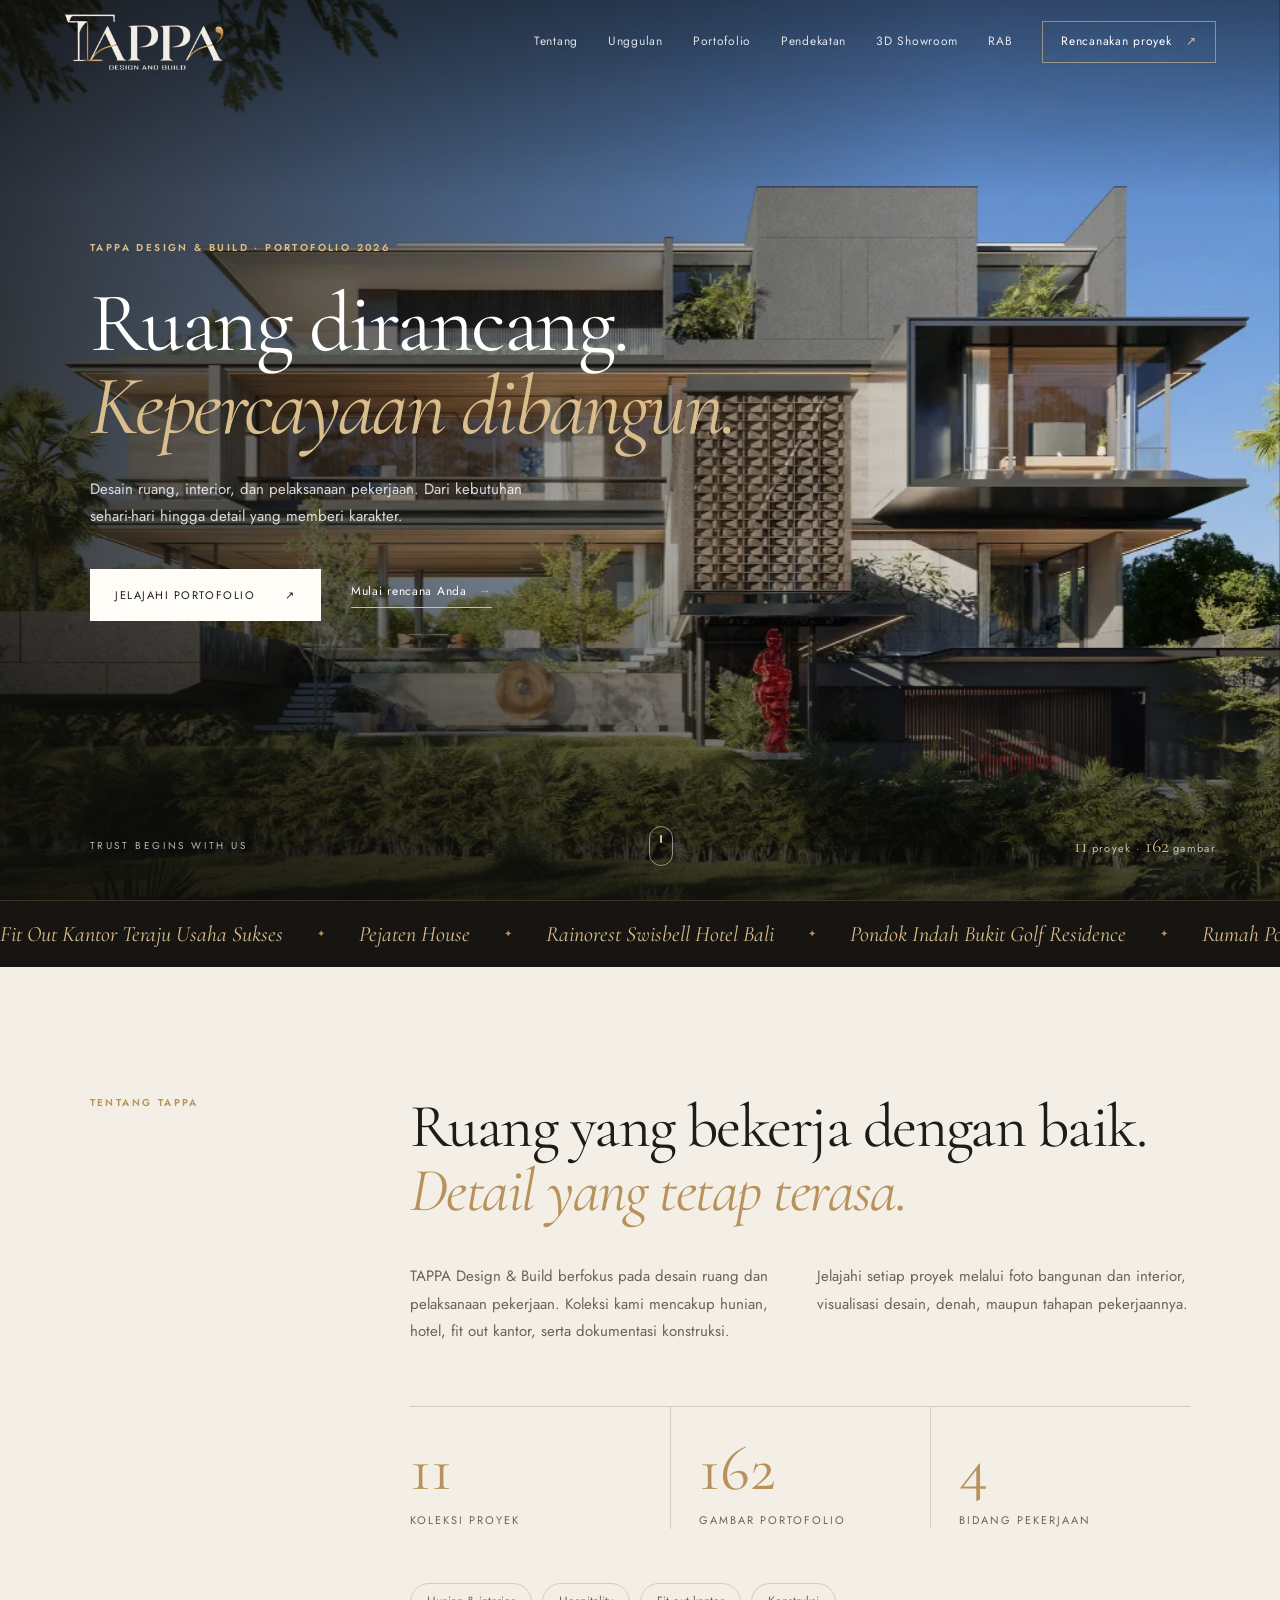
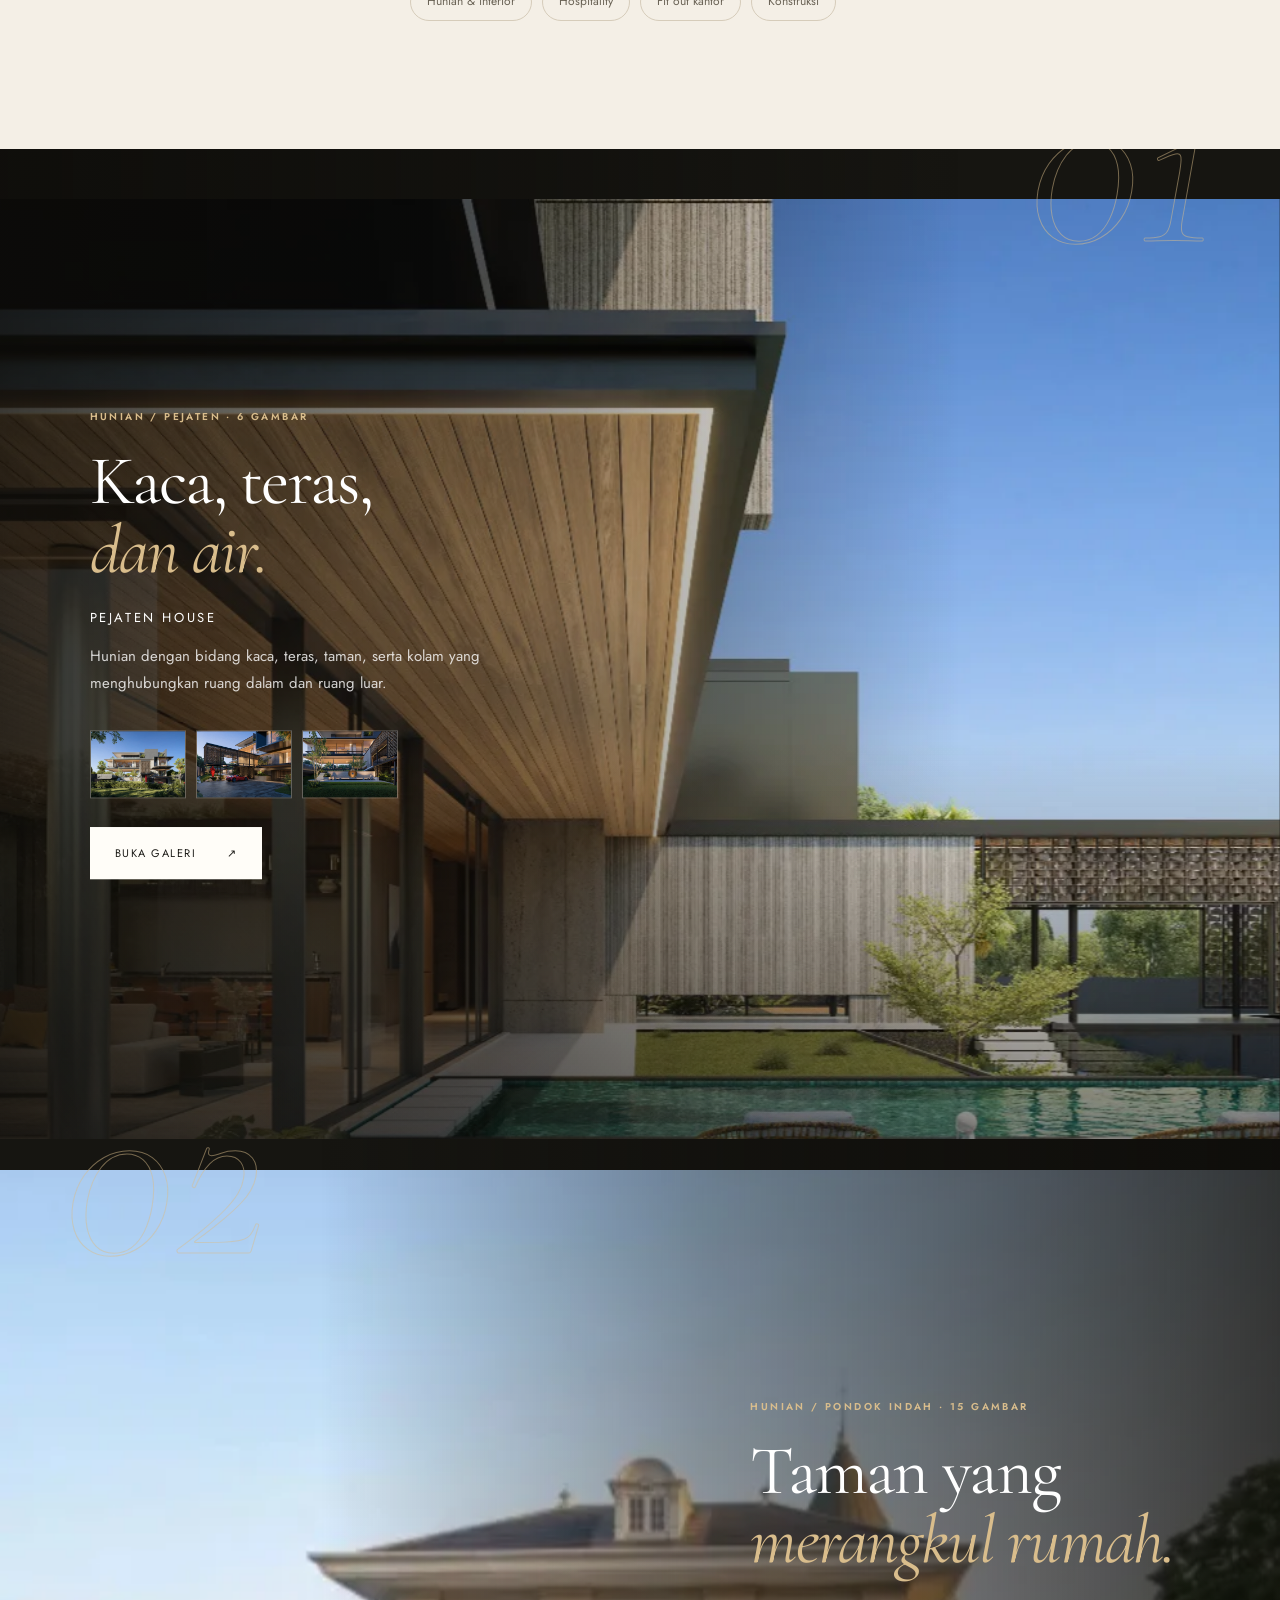
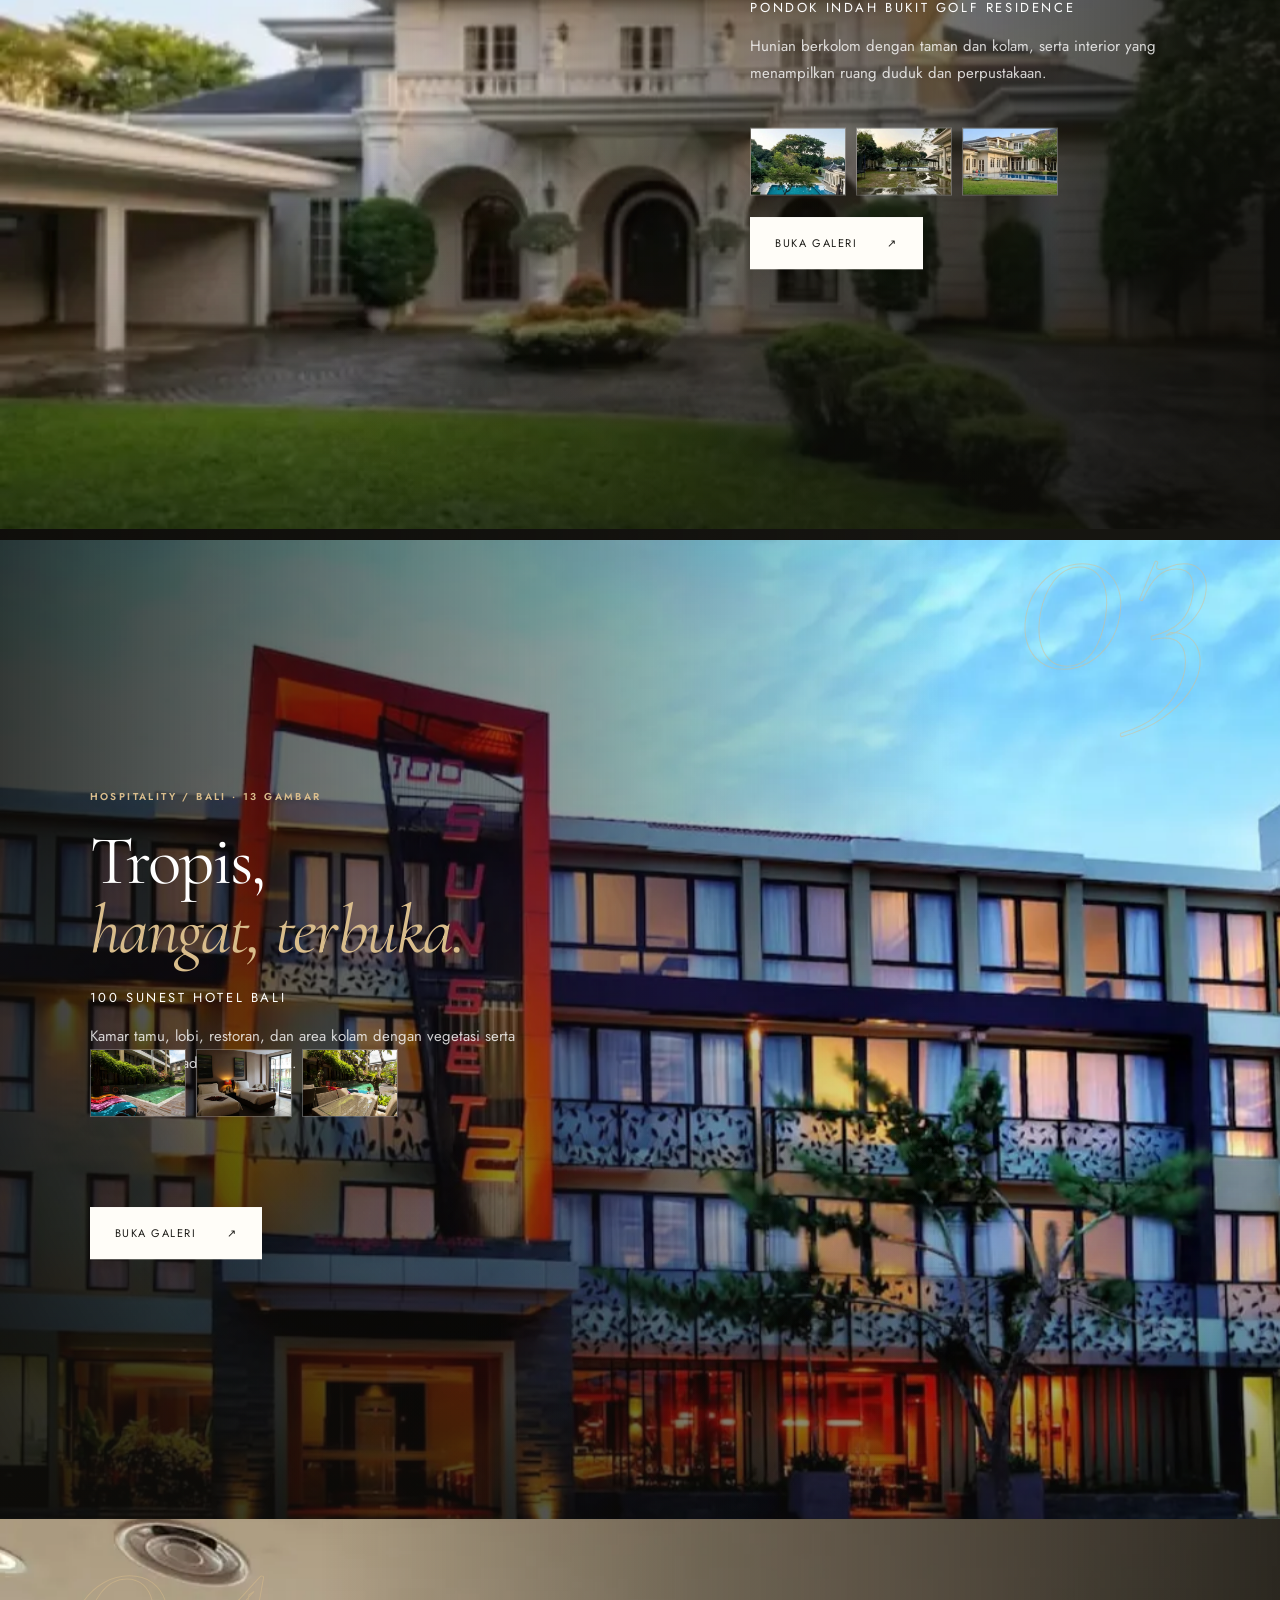
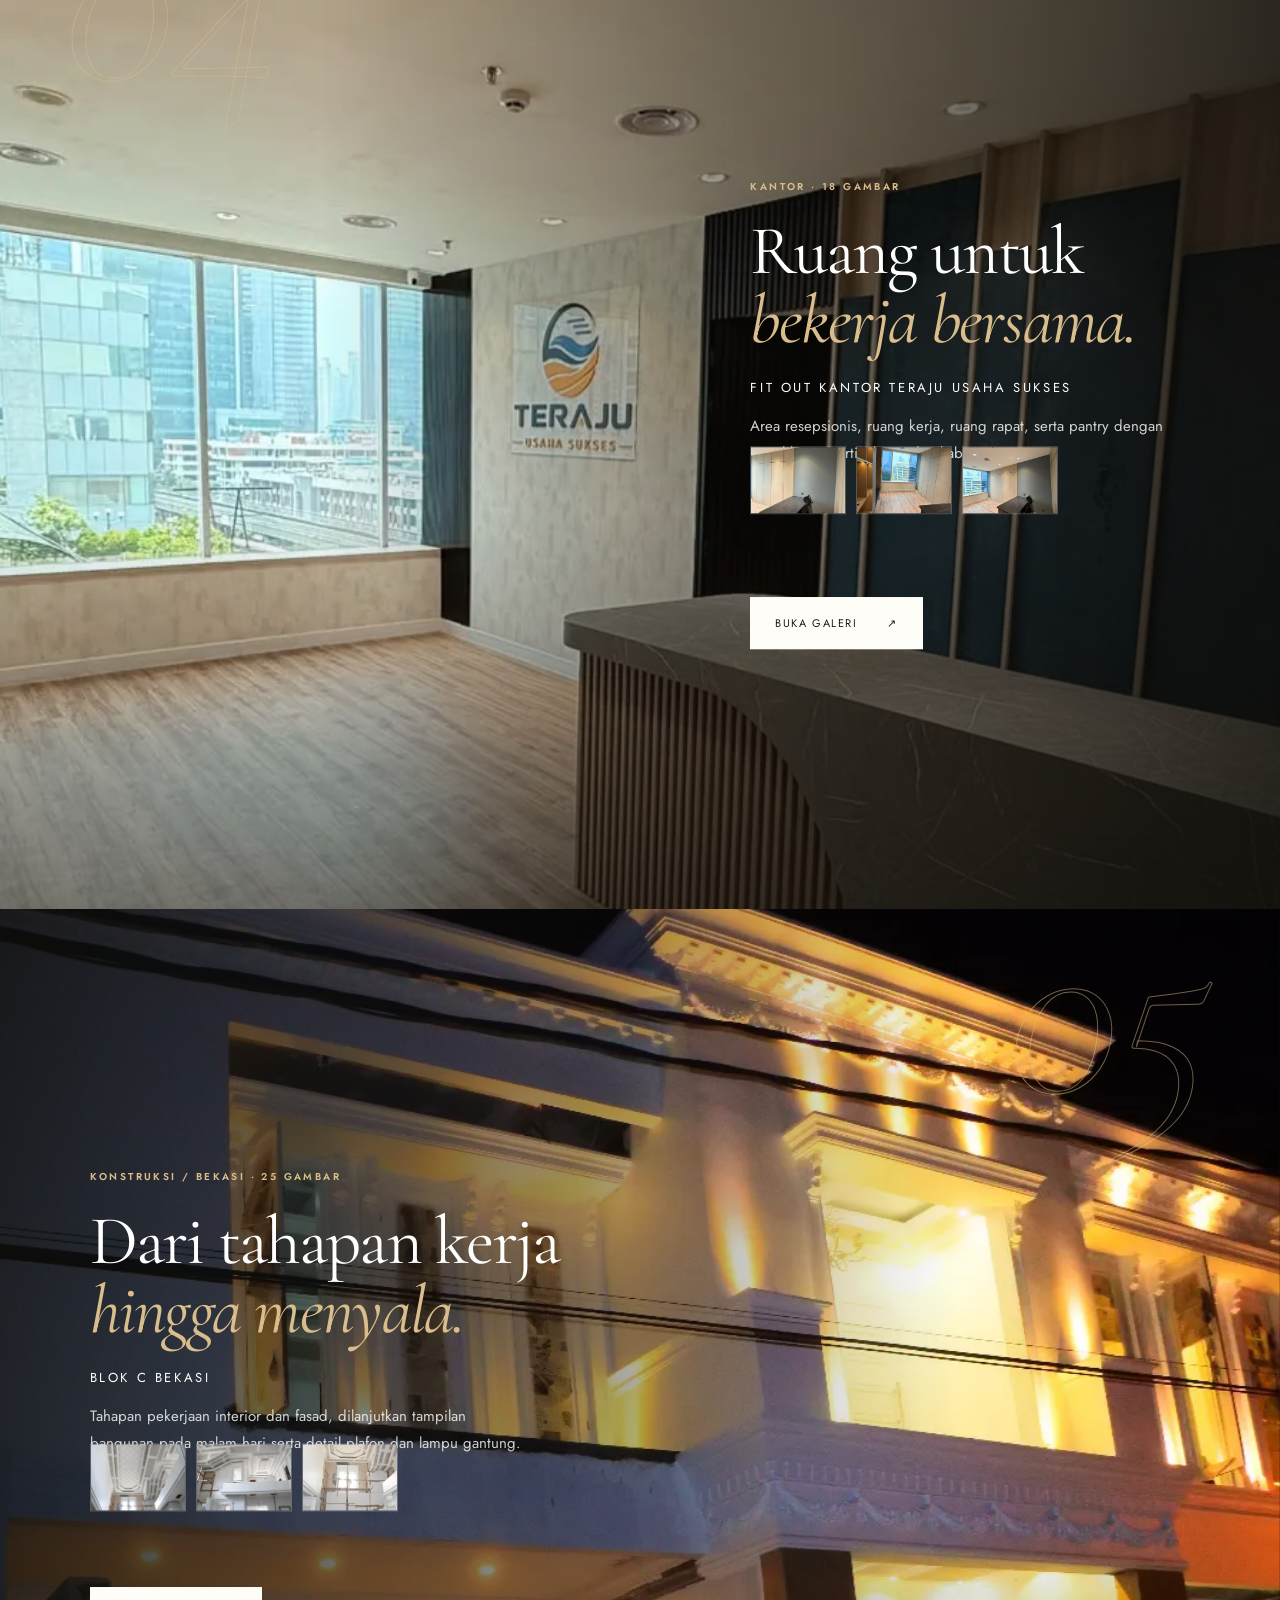
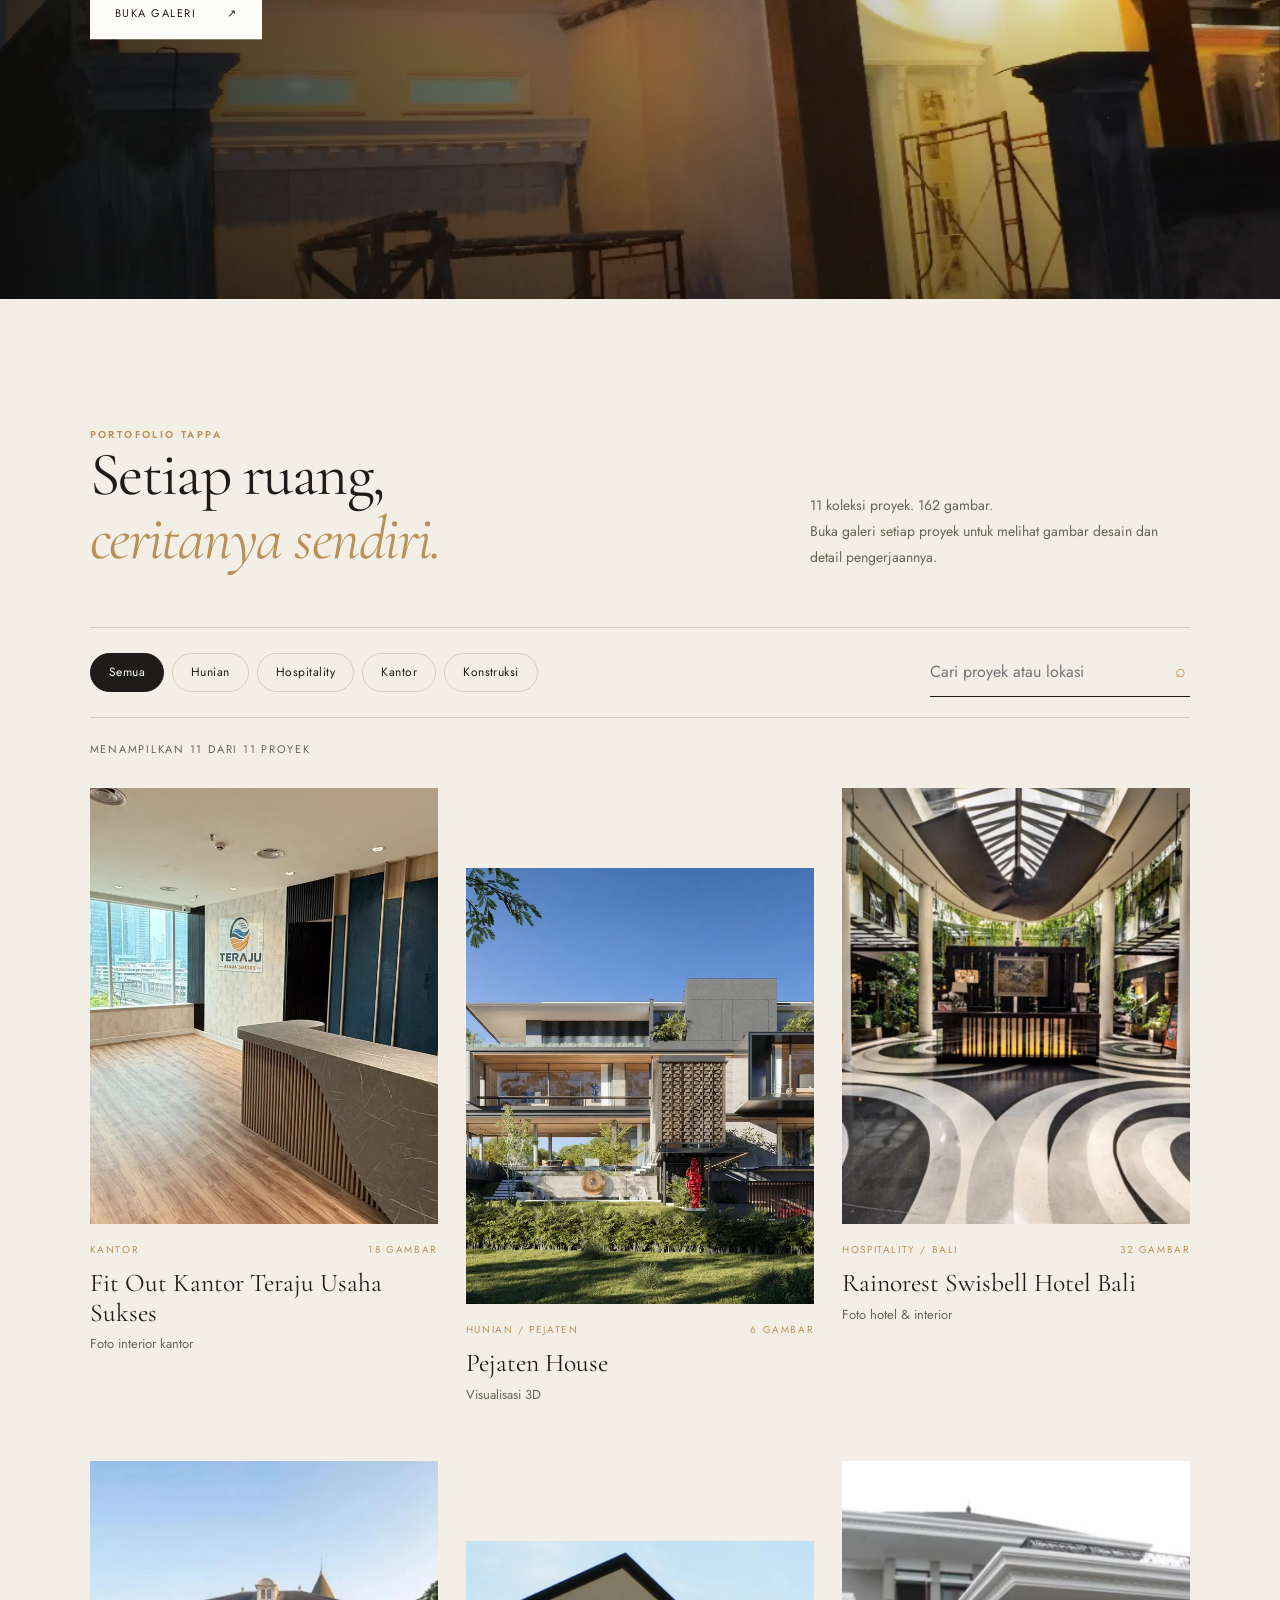
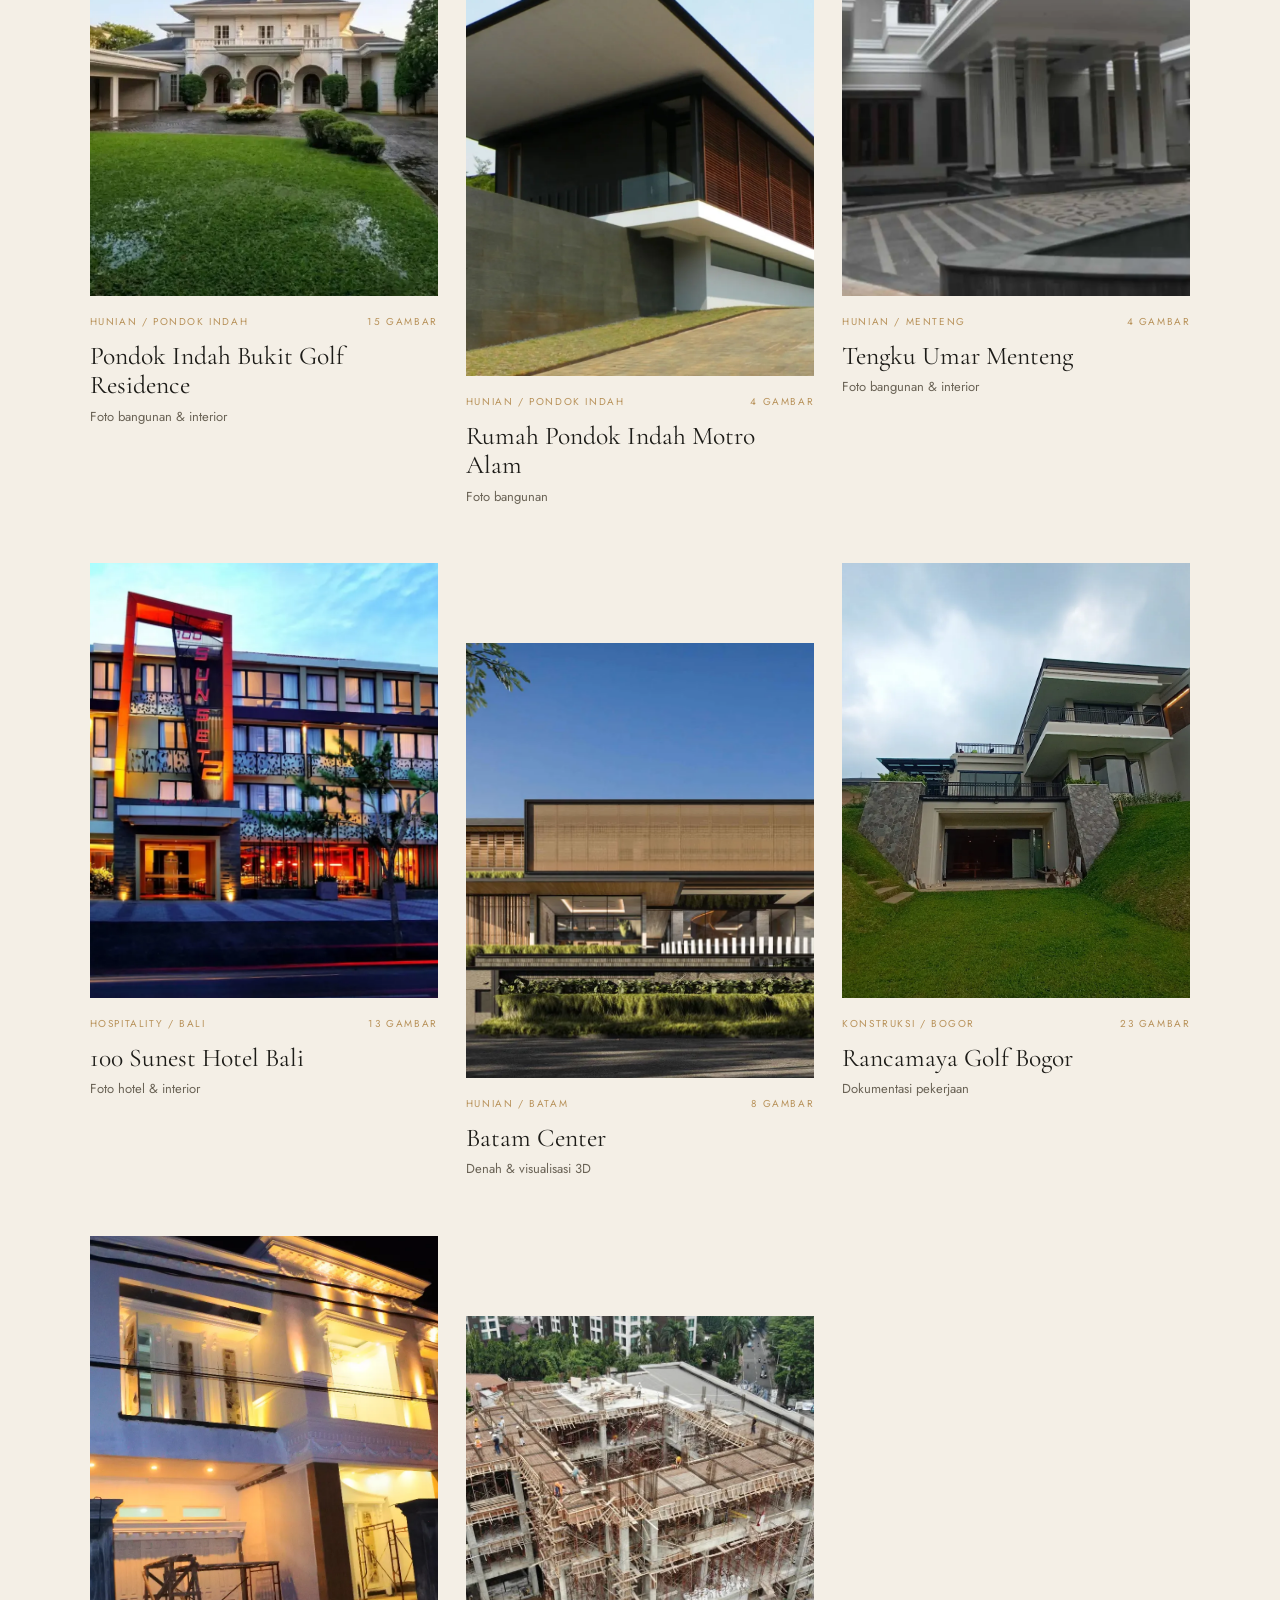
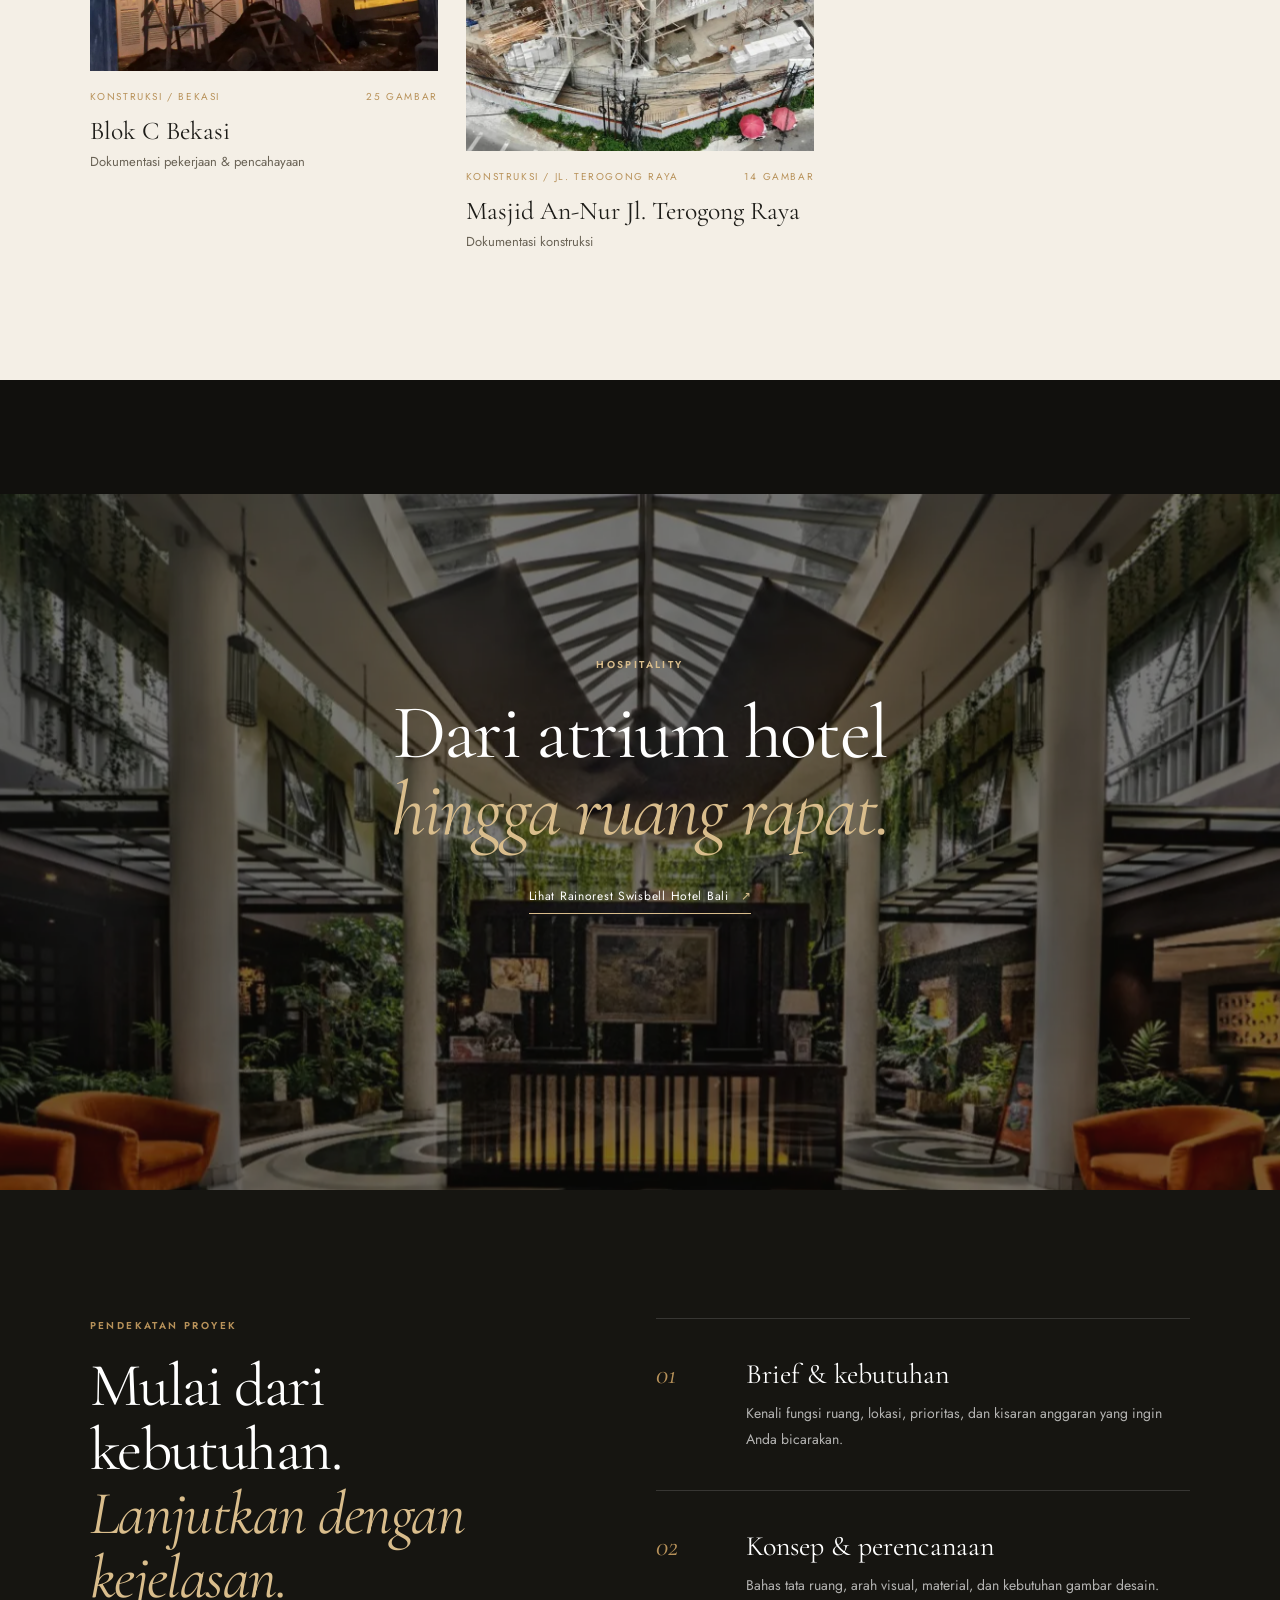
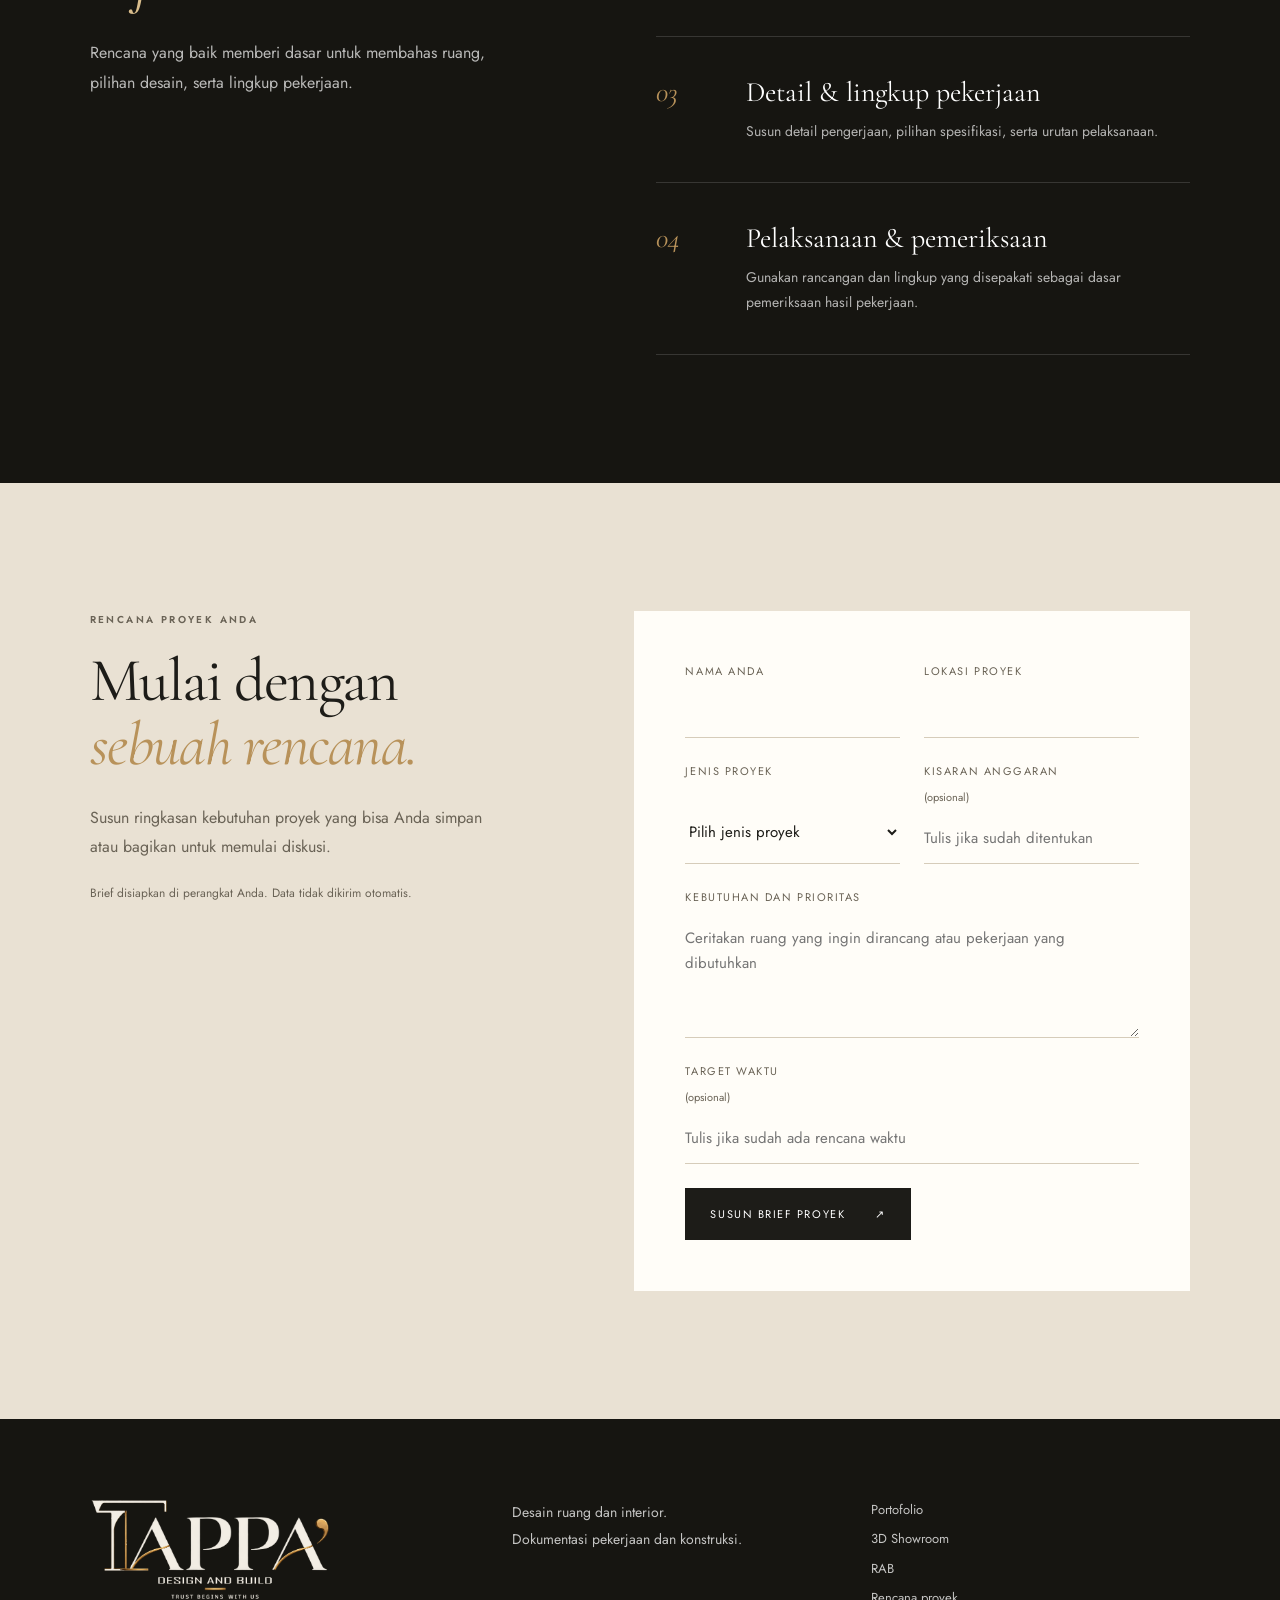
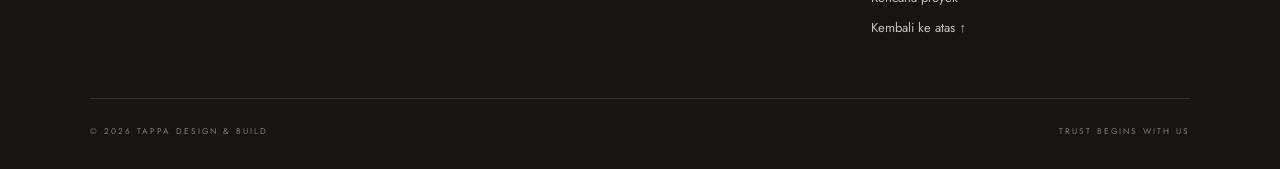
<file: index.html>
<!doctype html>
<html lang="id">
<head>
<meta charset="utf-8">
<meta name="viewport" content="width=device-width, initial-scale=1">
<meta name="theme-color" content="#161511">
<title>TAPPA Design and Build — Desain, Interior &amp; Konstruksi</title>
<meta name="description" content="Portofolio TAPPA Design &amp; Build: hunian, hospitality, fit out kantor, visualisasi desain, dan dokumentasi konstruksi.">
<meta property="og:type" content="website">
<meta property="og:title" content="TAPPA Design &amp; Build">
<meta property="og:description" content="Trust Begins With Us. 11 koleksi proyek, 162 gambar.">
<meta property="og:image" content="./assets/photos/hero-cover.webp">
<link rel="icon" type="image/png" href="./favicon.png">
<link rel="apple-touch-icon" href="./assets/brand/tappa-icon.png">
<link rel="preload" as="image" href="./assets/photos/hero-cover.webp">
<link rel="preconnect" href="https://fonts.googleapis.com"><link rel="preconnect" href="https://fonts.gstatic.com" crossorigin>
<link rel="stylesheet" href="https://fonts.googleapis.com/css2?family=Cormorant+Garamond:ital,wght@0,400;0,500;1,400&family=Jost:wght@400;500;600&display=swap">
<link rel="stylesheet" href="./assets/css/tappa.css?v=20261015b">
<script src="./assets/js/site-config.js?v=20261015" defer></script>
<script src="./assets/js/projects.js?v=20261015" defer></script>
<script src="./assets/js/tappa.js?v=20261015" defer></script>
</head>
<body>
<a class="skip-link" href="#main">Lewati ke konten</a>

<header class="site-header" id="site-header">
  <a href="#beranda" class="brand" aria-label="TAPPA Design and Build, beranda">
    <img src="./assets/brand/tappa-logo-header-light.png" alt="TAPPA Design and Build" width="1000" height="353">
  </a>
  <button id="menu-toggle" class="menu-toggle" type="button" aria-expanded="false" aria-controls="main-nav"><span>Menu</span><span class="menu-lines" aria-hidden="true"></span></button>
  <nav id="main-nav" aria-label="Navigasi utama">
    <a href="#tentang">Tentang</a>
    <a href="#unggulan">Unggulan</a>
    <a href="#proyek">Portofolio</a>
    <a href="#pendekatan">Pendekatan</a>
    <a href="./demo-3d/">3D Showroom</a>
    <a href="./rab/">RAB</a>
    <a href="#rencana" class="nav-cta">Rencanakan proyek <span aria-hidden="true">↗</span></a>
  </nav>
</header>

<main id="main">
  <section class="hero" id="beranda" aria-labelledby="hero-title">
    <div class="hero-media" data-parallax="0.35" aria-hidden="true">
      <img src="./assets/photos/hero-cover.webp" alt="" width="1600" height="880" fetchpriority="high">
    </div>
    <div class="hero-shade" aria-hidden="true"></div>
    <div class="hero-copy" data-parallax="-0.15" data-fade>
      <p class="eyebrow">TAPPA DESIGN &amp; BUILD · PORTOFOLIO 2026</p>
      <h1 id="hero-title">Ruang dirancang.<br><em>Kepercayaan dibangun.</em></h1>
      <p class="hero-lead">Desain ruang, interior, dan pelaksanaan pekerjaan. Dari kebutuhan sehari-hari hingga detail yang memberi karakter.</p>
      <div class="hero-actions">
        <a class="button button-light" href="#proyek">Jelajahi portofolio <span aria-hidden="true">↗</span></a>
        <a class="text-link light" href="#rencana">Mulai rencana Anda <span aria-hidden="true">→</span></a>
      </div>
    </div>
    <div class="hero-foot">
      <p class="brand-promise">TRUST BEGINS WITH US</p>
      <a class="scroll-cue" href="#tentang" aria-label="Gulir ke bawah"><span></span></a>
      <p class="hero-count"><b>11</b> proyek · <b>162</b> gambar</p>
    </div>
  </section>

  <div class="marquee" aria-hidden="true">
    <div class="marquee-track" id="marquee-track"></div>
  </div>

  <section class="intro section" id="tentang" aria-labelledby="intro-title">
    <p class="eyebrow reveal">TENTANG TAPPA</p>
    <div class="intro-body">
      <h2 id="intro-title" class="reveal">Ruang yang bekerja dengan baik.<br><em>Detail yang tetap terasa.</em></h2>
      <div class="reveal">
        <p>TAPPA Design &amp; Build berfokus pada desain ruang dan pelaksanaan pekerjaan. Koleksi kami mencakup hunian, hotel, fit out kantor, serta dokumentasi konstruksi.</p>
        <p>Jelajahi setiap proyek melalui foto bangunan dan interior, visualisasi desain, denah, maupun tahapan pekerjaannya.</p>
      </div>
    </div>
    <ul class="stats reveal" aria-label="Ringkasan portofolio">
      <li><b data-count="11">11</b><span>Koleksi proyek</span></li>
      <li><b data-count="162">162</b><span>Gambar portofolio</span></li>
      <li><b data-count="4">4</b><span>Bidang pekerjaan</span></li>
    </ul>
    <div class="practice-list reveal" aria-label="Bidang portofolio"><span>Hunian &amp; interior</span><span>Hospitality</span><span>Fit out kantor</span><span>Konstruksi</span></div>
  </section>

  <section class="featured" id="unggulan" aria-label="Proyek unggulan">
    <div id="featured-list"></div>
  </section>

  <section class="portfolio section" id="proyek" aria-labelledby="portfolio-title">
    <div class="section-heading">
      <div><p class="eyebrow reveal">PORTOFOLIO TAPPA</p><h2 id="portfolio-title" class="reveal">Setiap ruang,<br><em>ceritanya sendiri.</em></h2></div>
      <p class="reveal">11 koleksi proyek. 162 gambar.<br>Buka galeri setiap proyek untuk melihat gambar desain dan detail pengerjaannya.</p>
    </div>
    <div class="portfolio-tools">
      <div class="filters" role="group" aria-label="Filter kategori proyek">
        <button type="button" data-filter="semua" aria-pressed="true">Semua</button>
        <button type="button" data-filter="hunian" aria-pressed="false">Hunian</button>
        <button type="button" data-filter="hospitality" aria-pressed="false">Hospitality</button>
        <button type="button" data-filter="kantor" aria-pressed="false">Kantor</button>
        <button type="button" data-filter="konstruksi" aria-pressed="false">Konstruksi</button>
      </div>
      <label class="project-search"><span class="sr-only">Cari nama proyek atau lokasi</span><input id="project-search" type="search" placeholder="Cari proyek atau lokasi" autocomplete="off"><span aria-hidden="true">⌕</span></label>
    </div>
    <p id="project-status" class="project-status" aria-live="polite"></p>
    <div id="project-grid" class="project-grid"></div>
    <p id="empty-state" class="empty-state" hidden>Belum ada proyek yang cocok. Coba nama atau kategori lain.</p>
    <noscript><p>Aktifkan JavaScript untuk menelusuri seluruh galeri proyek TAPPA.</p></noscript>
  </section>

  <section class="parallax-band" aria-labelledby="band-title">
    <div class="band-media" data-parallax="0.3" aria-hidden="true"><img src="./assets/photos/04-015.webp" alt="" loading="lazy"></div>
    <div class="band-shade" aria-hidden="true"></div>
    <div class="band-copy reveal">
      <p class="eyebrow">HOSPITALITY</p>
      <h2 id="band-title">Dari atrium hotel<br><em>hingga ruang rapat.</em></h2>
      <button class="text-link light" type="button" data-open-project="4">Lihat Rainorest Swisbell Hotel Bali <span aria-hidden="true">↗</span></button>
    </div>
  </section>

  <section class="approach section" id="pendekatan" aria-labelledby="approach-title">
    <div class="approach-intro">
      <p class="eyebrow">PENDEKATAN PROYEK</p>
      <h2 id="approach-title">Mulai dari kebutuhan.<br><em>Lanjutkan dengan kejelasan.</em></h2>
      <p>Rencana yang baik memberi dasar untuk membahas ruang, pilihan desain, serta lingkup pekerjaan.</p>
    </div>
    <ol class="approach-steps">
      <li class="reveal"><span>01</span><div><h3>Brief &amp; kebutuhan</h3><p>Kenali fungsi ruang, lokasi, prioritas, dan kisaran anggaran yang ingin Anda bicarakan.</p></div></li>
      <li class="reveal"><span>02</span><div><h3>Konsep &amp; perencanaan</h3><p>Bahas tata ruang, arah visual, material, dan kebutuhan gambar desain.</p></div></li>
      <li class="reveal"><span>03</span><div><h3>Detail &amp; lingkup pekerjaan</h3><p>Susun detail pengerjaan, pilihan spesifikasi, serta urutan pelaksanaan.</p></div></li>
      <li class="reveal"><span>04</span><div><h3>Pelaksanaan &amp; pemeriksaan</h3><p>Gunakan rancangan dan lingkup yang disepakati sebagai dasar pemeriksaan hasil pekerjaan.</p></div></li>
    </ol>
  </section>

  <section class="brief-section section" id="rencana" aria-labelledby="brief-title">
    <div class="brief-intro">
      <p class="eyebrow">RENCANA PROYEK ANDA</p>
      <h2 id="brief-title">Mulai dengan<br><em>sebuah rencana.</em></h2>
      <p>Susun ringkasan kebutuhan proyek yang bisa Anda simpan atau bagikan untuk memulai diskusi.</p>
      <p class="privacy-note">Brief disiapkan di perangkat Anda. Data tidak dikirim otomatis.</p>
      <div id="official-contact" hidden></div>
    </div>
    <div class="brief-panel">
      <form id="brief-form">
        <div class="form-row">
          <label>Nama Anda<input name="name" type="text" maxlength="100" autocomplete="name" required></label>
          <label>Lokasi proyek<input name="location" type="text" maxlength="160" required></label>
        </div>
        <div class="form-row">
          <label>Jenis proyek<select name="category" required><option value="">Pilih jenis proyek</option><option>Hunian &amp; interior</option><option>Fit out kantor</option><option>Hospitality</option><option>Konstruksi</option><option>Lainnya</option></select></label>
          <label>Kisaran anggaran <span>(opsional)</span><input name="budget" type="text" maxlength="100" placeholder="Tulis jika sudah ditentukan"></label>
        </div>
        <label>Kebutuhan dan prioritas<textarea name="needs" rows="4" maxlength="2000" required placeholder="Ceritakan ruang yang ingin dirancang atau pekerjaan yang dibutuhkan"></textarea></label>
        <label>Target waktu <span>(opsional)</span><input name="timeline" type="text" maxlength="150" placeholder="Tulis jika sudah ada rencana waktu"></label>
        <button class="button button-dark" type="submit">Susun brief proyek <span aria-hidden="true">↗</span></button>
      </form>
      <section id="brief-result" class="brief-result" aria-labelledby="brief-result-title" hidden>
        <h3 id="brief-result-title">Brief proyek Anda</h3>
        <pre id="brief-text"></pre>
        <div class="brief-actions">
          <button type="button" class="button button-dark" id="download-brief">Unduh brief</button>
          <button type="button" class="text-link" id="copy-brief">Salin teks</button>
          <button type="button" class="text-link" id="share-brief" hidden>Bagikan</button>
        </div>
        <p id="brief-status" role="status"></p>
      </section>
    </div>
  </section>
</main>

<footer class="site-footer">
  <div class="footer-main">
    <a class="brand footer-brand" href="#beranda"><img src="./assets/brand/tappa-logo-light.png" alt="TAPPA Design and Build — Trust Begins With Us" width="1400" height="587" loading="lazy"></a>
    <p>Desain ruang dan interior.<br>Dokumentasi pekerjaan dan konstruksi.</p>
    <nav aria-label="Navigasi footer"><a href="#proyek">Portofolio</a><a href="./demo-3d/">3D Showroom</a><a href="./rab/">RAB</a><a href="#rencana">Rencana proyek</a><a href="#beranda">Kembali ke atas ↑</a></nav>
  </div>
  <div class="footer-bottom"><small>© 2026 TAPPA Design &amp; Build</small><small>Trust Begins With Us</small></div>
</footer>

<dialog id="project-dialog" class="project-dialog" aria-labelledby="dialog-title">
  <div class="dialog-shell">
    <header class="dialog-header">
      <div><p id="dialog-type" class="eyebrow"></p><h2 id="dialog-title"></h2></div>
      <button type="button" id="close-dialog" class="close-dialog" aria-label="Tutup galeri">×</button>
    </header>
    <p id="dialog-description" class="dialog-description"></p>
    <div class="photo-stage">
      <button type="button" id="previous-photo" class="photo-nav photo-prev" aria-label="Foto sebelumnya">‹</button>
      <figure><img id="gallery-photo" alt=""><figcaption><span id="photo-caption"></span><span id="photo-counter"></span></figcaption></figure>
      <button type="button" id="next-photo" class="photo-nav photo-next" aria-label="Foto berikutnya">›</button>
    </div>
    <div id="photo-thumbnails" class="photo-thumbnails" aria-label="Pilih foto proyek"></div>
    <p class="gallery-help">Gunakan tombol panah untuk berpindah foto, atau Esc untuk menutup galeri.</p>
  </div>
</dialog>
</body>
</html>
</file>
<file: assets/css/tappa.css>
:root{--paper:#f4efe6;--shade:#e9e1d3;--ink:#1d1c18;--night:#161511;--muted:#6a6356;--gold:#b8925a;--gold-soft:#d9bd8c;--line:#d6ccba;--white:#fffdf8;--font:Jost,"Helvetica Neue",Arial,sans-serif;--serif:"Cormorant Garamond",Georgia,"Times New Roman",serif;--ease:cubic-bezier(.2,.7,.2,1)}
*{box-sizing:border-box}
html{scroll-behavior:smooth;scroll-padding-top:84px}
body{margin:0;background:var(--paper);color:var(--ink);font:16px/1.65 var(--font);overflow-x:hidden}
button,input,select,textarea{font:inherit}
button{cursor:pointer;color:inherit;background:none;border:0;padding:0}
a{color:inherit;text-decoration:none}
img{display:block;max-width:100%}
figure,p,h1,h2,h3,ul,ol{margin:0}
ul,ol{padding:0;list-style:none}
h1,h2,h3{font-weight:400}
:focus-visible{outline:2px solid var(--gold);outline-offset:4px}
[hidden]{display:none!important}
.sr-only{position:absolute;width:1px;height:1px;padding:0;margin:-1px;overflow:hidden;clip:rect(0,0,0,0);white-space:nowrap;border:0}
.skip-link{position:fixed;top:-60px;left:20px;z-index:100;background:var(--ink);color:#fff;padding:10px 20px}
.skip-link:focus{top:10px}
.eyebrow{font-size:10px;font-weight:600;letter-spacing:.24em;line-height:1.6;color:var(--gold);text-transform:uppercase}
h2 em,h1 em{font-style:italic;color:var(--gold)}
.section{padding:clamp(80px,10vw,150px) 7vw}

/* Header */
.site-header{position:fixed;inset:0 0 auto;z-index:50;display:flex;align-items:center;justify-content:space-between;gap:28px;height:84px;padding:0 5vw;color:#fff;transition:background .4s,height .4s,color .4s,box-shadow .4s}
.site-header.scrolled{height:68px;background:rgba(22,21,17,.88);backdrop-filter:blur(12px);-webkit-backdrop-filter:blur(12px);box-shadow:0 1px 0 rgba(255,255,255,.08)}
.brand{display:block;flex-shrink:0;width:160px;transition:width .4s}
.brand img{width:100%;height:auto}
.site-header.scrolled .brand{width:128px}
.footer-brand{width:240px}
.site-header nav{display:flex;align-items:center;gap:30px;font-size:12px;letter-spacing:.06em}
.site-header nav a{position:relative;padding:6px 0;opacity:.85;transition:opacity .2s}
.site-header nav a:hover{opacity:1}
.site-header nav a:not(.nav-cta)::after{content:"";position:absolute;left:0;bottom:0;width:100%;height:1px;background:var(--gold);transform:scaleX(0);transform-origin:left;transition:transform .35s var(--ease)}
.site-header nav a:hover::after{transform:scaleX(1)}
.nav-cta{border:1px solid rgba(217,189,140,.6);padding:10px 18px!important;opacity:1!important}
.nav-cta span{margin-left:10px;color:var(--gold-soft)}
.menu-toggle{display:none}

/* Hero */
.hero{position:relative;height:100vh;height:100svh;min-height:620px;overflow:hidden;color:#fff;background:var(--night)}
.hero-media{position:absolute;inset:-12% 0;will-change:transform}
.hero-media img{width:100%;height:100%;object-fit:cover;animation:heroZoom 2.4s var(--ease) both}
@keyframes heroZoom{from{transform:scale(1.12);filter:brightness(.6)}to{transform:scale(1);filter:none}}
.hero-shade{position:absolute;inset:0;background:linear-gradient(90deg,rgba(14,13,10,.78) 0%,rgba(14,13,10,.35) 48%,rgba(14,13,10,.05) 75%),linear-gradient(180deg,rgba(14,13,10,.45) 0%,transparent 22%,transparent 62%,rgba(14,13,10,.75) 100%)}
.hero-copy{position:absolute;left:7vw;top:50%;margin-top:-210px;max-width:720px;will-change:transform,opacity}
.hero-copy>*{animation:rise 1.2s var(--ease) both}
.hero-copy>:nth-child(2){animation-delay:.15s}.hero-copy>:nth-child(3){animation-delay:.3s}.hero-copy>:nth-child(4){animation-delay:.45s}
@keyframes rise{from{opacity:0;transform:translateY(40px)}to{opacity:1;transform:none}}
.hero .eyebrow{color:var(--gold-soft)}
.hero h1{font-family:var(--serif);font-size:clamp(48px,6.6vw,108px);line-height:.98;letter-spacing:-.03em;margin:26px 0 28px}
.hero h1 em{color:var(--gold-soft)}
.hero-lead{max-width:440px;color:rgba(255,255,255,.82);font-size:15px;line-height:1.85}
.hero-actions{display:flex;align-items:center;flex-wrap:wrap;gap:30px;margin-top:38px}
.hero-foot{position:absolute;left:7vw;right:5vw;bottom:34px;display:flex;align-items:center;justify-content:space-between;font-size:10px;letter-spacing:.26em;color:rgba(255,255,255,.7)}
.hero-count{letter-spacing:.12em;font-size:11px}
.hero-count b{font:400 20px var(--serif);color:var(--gold-soft);letter-spacing:0}
.scroll-cue{position:relative;width:24px;height:40px;border:1px solid rgba(255,255,255,.5);border-radius:14px}
.scroll-cue span{position:absolute;left:50%;top:8px;width:2px;height:8px;margin-left:-1px;background:var(--gold-soft);border-radius:2px;animation:cue 1.8s infinite}
@keyframes cue{0%{opacity:0;transform:translateY(0)}30%{opacity:1}100%{opacity:0;transform:translateY(14px)}}

/* Buttons */
.button{display:inline-flex;align-items:center;justify-content:space-between;gap:30px;min-height:52px;padding:14px 24px;font-size:11px;letter-spacing:.14em;text-transform:uppercase;border:1px solid currentColor;transition:background .3s,color .3s,transform .3s var(--ease)}
.button:hover{transform:translateY(-2px)}
.button-light{background:var(--white);color:var(--ink);border-color:var(--white)}
.button-light:hover{background:var(--gold-soft);border-color:var(--gold-soft)}
.button-dark{background:var(--ink);color:#fff;border-color:var(--ink)}
.button-dark:hover{background:var(--gold);border-color:var(--gold)}
.text-link{display:inline-flex;gap:12px;padding-bottom:6px;border-bottom:1px solid var(--gold);font-size:12px;letter-spacing:.06em}
.text-link span{color:var(--gold);transition:transform .3s var(--ease)}
.text-link:hover span{transform:translate(3px,-3px)}
.text-link.light{color:#fff;border-color:var(--gold-soft)}
.text-link.light span{color:var(--gold-soft)}

/* Marquee */
.marquee{overflow:hidden;background:var(--night);color:var(--gold-soft);padding:20px 0;border-top:1px solid rgba(217,189,140,.18)}
.marquee-track{display:flex;width:max-content;gap:34px;align-items:center;animation:marquee 60s linear infinite;font:italic 400 22px var(--serif);white-space:nowrap}
.marquee-track i{font-style:normal;font-size:10px;color:var(--gold)}
@keyframes marquee{to{transform:translateX(-50%)}}

/* Intro */
.intro{display:grid;grid-template-columns:1fr 3fr;gap:30px 60px}
.intro-body{display:grid;gap:40px}
.intro h2,.section-heading h2,.approach h2,.brief-section h2{font-family:var(--serif);font-size:clamp(40px,4.8vw,74px);line-height:1.04;letter-spacing:-.025em}
.intro-body>div{display:grid;grid-template-columns:1fr 1fr;gap:34px;color:var(--muted);font-size:15px;line-height:1.85;max-width:820px}
.stats{grid-column:2;display:grid;grid-template-columns:repeat(3,1fr);border-top:1px solid var(--line);margin-top:30px}
.stats li{padding:30px 20px 0 0}
.stats li+li{padding-left:28px;border-left:1px solid var(--line)}
.stats b{display:block;font:400 clamp(48px,5vw,80px)/1 var(--serif);color:var(--gold)}
.stats span{display:block;margin-top:10px;font-size:11px;letter-spacing:.18em;text-transform:uppercase;color:var(--muted)}
.practice-list{grid-column:2;display:flex;flex-wrap:wrap;gap:10px;margin-top:24px}
.practice-list span{border:1px solid var(--line);padding:8px 16px;font-size:12px;color:var(--muted);border-radius:40px}

/* Featured parallax */
.feature{position:relative;height:110vh;min-height:680px;overflow:hidden;color:#fff;background:var(--night)}
.feature-media{position:absolute;inset:-15% 0;will-change:transform}
.feature-media img{width:100%;height:100%;object-fit:cover}
.feature-shade{position:absolute;inset:0;background:linear-gradient(90deg,rgba(14,13,10,.82) 0%,rgba(14,13,10,.4) 45%,rgba(14,13,10,0) 75%),linear-gradient(0deg,rgba(14,13,10,.5),transparent 40%)}
.feature-alt .feature-shade{background:linear-gradient(270deg,rgba(14,13,10,.82) 0%,rgba(14,13,10,.4) 45%,rgba(14,13,10,0) 75%),linear-gradient(0deg,rgba(14,13,10,.5),transparent 40%)}
.feature-index{position:absolute;right:5vw;top:12vh;font:italic 300 clamp(120px,20vw,300px)/1 var(--serif);color:transparent;-webkit-text-stroke:1px rgba(217,189,140,.5);will-change:transform;pointer-events:none}
.feature-alt .feature-index{right:auto;left:5vw}
.feature-copy{position:absolute;left:7vw;top:50%;transform:translateY(-50%);max-width:520px}
.feature-alt .feature-copy{left:auto;right:7vw}
.feature-copy .eyebrow{color:var(--gold-soft)}
.feature-copy h2{font-family:var(--serif);font-size:clamp(44px,5.4vw,86px);line-height:1;letter-spacing:-.025em;margin:22px 0 22px}
.feature-copy h2 em{color:var(--gold-soft)}
.feature-copy h3{font-size:13px;letter-spacing:.2em;text-transform:uppercase;margin-bottom:14px}
.feature-copy>p:not(.eyebrow){color:rgba(255,255,255,.8);font-size:15px;line-height:1.8;max-width:440px}
.feature-thumbs{display:flex;gap:10px;margin:30px 0 32px}
.feature-thumbs img{width:96px;height:68px;object-fit:cover;border:1px solid rgba(255,255,255,.25)}

/* Portfolio */
.section-heading{display:flex;justify-content:space-between;align-items:flex-end;gap:50px;margin-bottom:56px}
.section-heading>p{max-width:380px;color:var(--muted);font-size:14px;line-height:1.85}
.portfolio-tools{display:flex;flex-wrap:wrap;justify-content:space-between;align-items:center;gap:20px;padding:20px 0;border-top:1px solid var(--line);border-bottom:1px solid var(--line)}
.filters{display:flex;flex-wrap:wrap;gap:8px}
.filters button{padding:9px 18px;border:1px solid var(--line);border-radius:40px;font-size:12px;letter-spacing:.04em;transition:.25s}
.filters button:hover{border-color:var(--ink)}
.filters button[aria-pressed=true]{background:var(--ink);color:#fff;border-color:var(--ink)}
.project-search{position:relative;display:block;min-width:260px}
.project-search input{width:100%;padding:11px 36px 11px 0;border:0;border-bottom:1px solid var(--ink);background:transparent;outline:none}
.project-search span{position:absolute;right:4px;top:50%;transform:translateY(-50%);color:var(--gold);font-size:18px}
.project-status{margin:22px 0 30px;font-size:11px;letter-spacing:.16em;text-transform:uppercase;color:var(--muted)}
.project-grid{display:grid;grid-template-columns:repeat(3,1fr);gap:56px 28px}
.project-card:nth-child(3n+2){margin-top:80px}
.project-card button{display:block;width:100%;text-align:left}
.project-image{position:relative;aspect-ratio:4/5;overflow:hidden;background:var(--shade)}
.project-image img{width:100%;height:100%;object-fit:cover;transform:scale(1.04);transition:transform 1.1s var(--ease),filter .6s}
.project-card button:hover .project-image img{transform:scale(1.12);filter:brightness(.82)}
.project-arrow{position:absolute;right:18px;bottom:18px;display:grid;place-items:center;width:46px;height:46px;border-radius:50%;background:var(--white);color:var(--ink);opacity:0;transform:translateY(12px);transition:.45s var(--ease)}
.project-card button:hover .project-arrow{opacity:1;transform:none}
.project-meta{padding-top:18px}
.project-kicker{display:flex;justify-content:space-between;gap:10px;font-size:10px;letter-spacing:.16em;text-transform:uppercase;color:var(--gold)}
.project-meta h3{font:400 clamp(24px,2vw,30px)/1.15 var(--serif);margin:10px 0 6px}
.project-meta p{font-size:13px;color:var(--muted)}
.empty-state{padding:60px 0;text-align:center;color:var(--muted)}

/* Parallax band */
.parallax-band{position:relative;height:90vh;min-height:560px;overflow:hidden;color:#fff;background:var(--night);display:grid;place-items:center;text-align:center}
.band-media{position:absolute;inset:-18% 0;will-change:transform}
.band-media img{width:100%;height:100%;object-fit:cover}
.band-shade{position:absolute;inset:0;background:rgba(14,13,10,.55)}
.band-copy{position:relative;padding:0 6vw}
.band-copy .eyebrow{color:var(--gold-soft)}
.band-copy h2{font-family:var(--serif);font-size:clamp(44px,6vw,96px);line-height:1;letter-spacing:-.025em;margin:22px 0 34px}
.band-copy h2 em{color:var(--gold-soft)}

/* Approach */
.approach{display:grid;grid-template-columns:1fr 1.15fr;gap:clamp(50px,8vw,120px);background:var(--night);color:#fff}
.approach-intro{position:sticky;top:120px;align-self:start}
.approach-intro>p:last-child{margin-top:28px;max-width:420px;color:rgba(255,255,255,.7);line-height:1.85}
.approach h2{margin-top:20px}
.approach h2 em{color:var(--gold-soft)}
.approach-steps{border-top:1px solid rgba(255,255,255,.14)}
.approach-steps li{display:grid;grid-template-columns:70px 1fr;gap:20px;padding:38px 0;border-bottom:1px solid rgba(255,255,255,.14)}
.approach-steps span{font:italic 28px var(--serif);color:var(--gold)}
.approach-steps h3{font:400 28px var(--serif);margin-bottom:10px}
.approach-steps p{color:rgba(255,255,255,.68);font-size:14px;line-height:1.8}

/* Brief */
.brief-section{display:grid;grid-template-columns:.9fr 1.1fr;gap:clamp(40px,7vw,110px);background:var(--shade)}
.brief-intro h2{margin:20px 0 26px}
.brief-intro>p{color:var(--muted);line-height:1.85;max-width:420px}
.privacy-note{margin-top:20px;font-size:12px}
#official-contact{margin-top:28px}
.brief-panel{background:var(--white);padding:clamp(28px,4vw,56px)}
#brief-form{display:grid;gap:24px}
.form-row{display:grid;grid-template-columns:1fr 1fr;gap:24px}
#brief-form label{display:grid;gap:8px;font-size:11px;letter-spacing:.14em;text-transform:uppercase;color:var(--muted)}
#brief-form label span{text-transform:none;letter-spacing:0}
#brief-form input,#brief-form select,#brief-form textarea{width:100%;padding:12px 0;border:0;border-bottom:1px solid var(--line);background:transparent;color:var(--ink);font-size:15px;letter-spacing:0;text-transform:none;outline:none;border-radius:0;transition:border-color .25s}
#brief-form input:focus,#brief-form select:focus,#brief-form textarea:focus{border-color:var(--gold)}
#brief-form textarea{resize:vertical}
#brief-form .button{justify-self:start}
.brief-result{margin-top:34px;padding-top:30px;border-top:1px solid var(--line)}
.brief-result h3{font:400 26px var(--serif)}
.brief-result pre{margin:18px 0;padding:20px;background:var(--paper);white-space:pre-wrap;font:13px/1.7 ui-monospace,Menlo,monospace}
.brief-actions{display:flex;flex-wrap:wrap;align-items:center;gap:24px}
#brief-status{margin-top:14px;font-size:13px;color:var(--muted)}

/* Footer */
.site-footer{background:var(--night);color:rgba(255,255,255,.75);padding:80px 7vw 30px}
.footer-main{display:grid;grid-template-columns:1.2fr 1fr 1fr;gap:40px;align-items:start;padding-bottom:60px;border-bottom:1px solid rgba(255,255,255,.12)}
.footer-brand{color:#fff}
.footer-main>p{font-size:14px;line-height:1.9}
.footer-main nav{display:grid;gap:8px;font-size:13px}
.footer-main nav a:hover{color:var(--gold-soft)}
.footer-bottom{display:flex;justify-content:space-between;padding-top:26px;font-size:10px;letter-spacing:.2em;text-transform:uppercase;color:rgba(255,255,255,.45)}

/* Dialog */
.project-dialog{width:min(1200px,94vw);max-height:94vh;padding:0;border:0;background:var(--night);color:#fff}
.project-dialog::backdrop{background:rgba(10,9,7,.86);backdrop-filter:blur(6px)}
.project-dialog[open]{animation:dialogIn .5s var(--ease)}
@keyframes dialogIn{from{opacity:0;transform:translateY(30px)}to{opacity:1;transform:none}}
.dialog-shell{padding:clamp(20px,3vw,40px)}
.dialog-header{display:flex;justify-content:space-between;align-items:flex-start;gap:20px}
.dialog-header h2{font:400 clamp(28px,3.4vw,46px)/1.1 var(--serif);margin-top:8px}
.close-dialog{font-size:34px;line-height:1;width:48px;height:48px;border:1px solid rgba(255,255,255,.25);border-radius:50%;transition:.25s}
.close-dialog:hover{background:var(--gold);border-color:var(--gold)}
.dialog-description{margin:14px 0 24px;max-width:720px;color:rgba(255,255,255,.7);font-size:14px}
.photo-stage{position:relative;display:grid;grid-template-columns:52px 1fr 52px;align-items:center;gap:12px}
.photo-stage figure{min-width:0}
.photo-stage img{width:100%;height:min(62vh,680px);object-fit:contain;background:#0c0b09}
.photo-stage figcaption{display:flex;justify-content:space-between;gap:20px;padding-top:12px;font-size:12px;color:rgba(255,255,255,.65)}
.photo-nav{height:52px;font-size:30px;border:1px solid rgba(255,255,255,.25);border-radius:50%;transition:.25s}
.photo-nav:hover{background:var(--gold);border-color:var(--gold)}
.photo-thumbnails{display:flex;gap:8px;overflow-x:auto;margin-top:18px;padding-bottom:6px}
.photo-thumbnails button{flex:0 0 88px;height:62px;opacity:.45;transition:opacity .25s;border:1px solid transparent}
.photo-thumbnails button[aria-current=true]{opacity:1;border-color:var(--gold)}
.photo-thumbnails button:hover{opacity:.85}
.photo-thumbnails img{width:100%;height:100%;object-fit:cover}
.gallery-help{margin-top:12px;font-size:11px;color:rgba(255,255,255,.45)}

/* Reveal */
.reveal{opacity:0;transform:translateY(46px);transition:opacity 1s var(--ease),transform 1s var(--ease)}
.reveal.in{opacity:1;transform:none}
.feature-copy.reveal{transform:translateY(calc(-50% + 46px))}
.feature-copy.reveal.in{transform:translateY(-50%)}

/* Responsive */
@media (max-width:1100px){
  .site-header nav{gap:20px}
  .project-grid{grid-template-columns:repeat(2,1fr)}
  .project-card:nth-child(3n+2){margin-top:0}
  .project-card:nth-child(2n){margin-top:70px}
}
@media (max-width:900px){
  .menu-toggle{display:flex;align-items:center;gap:12px;font-size:12px;letter-spacing:.14em;text-transform:uppercase;z-index:2}
  .menu-lines{position:relative;width:24px;height:1px;background:currentColor}
  .menu-lines::before,.menu-lines::after{content:"";position:absolute;left:0;width:100%;height:1px;background:currentColor;transition:.3s}
  .menu-lines::before{top:-7px}.menu-lines::after{top:7px}
  .menu-toggle[aria-expanded=true] .menu-lines{background:transparent}
  .menu-toggle[aria-expanded=true] .menu-lines::before{top:0;transform:rotate(45deg)}
  .menu-toggle[aria-expanded=true] .menu-lines::after{top:0;transform:rotate(-45deg)}
  .site-header nav{position:fixed;inset:0;flex-direction:column;justify-content:center;gap:26px;background:var(--night);font:400 30px var(--serif);opacity:0;visibility:hidden;transition:opacity .4s,visibility .4s}
  .site-header nav.menu-open{opacity:1;visibility:visible}
  .nav-cta{font:12px var(--font);letter-spacing:.1em}
  .intro,.approach,.brief-section{grid-template-columns:1fr}
  .stats,.practice-list{grid-column:auto}
  .intro-body>div{grid-template-columns:1fr;margin-left:0}
  .section-heading{flex-direction:column;align-items:flex-start}
  .approach-intro{position:static}
  .feature-copy,.feature-alt .feature-copy{left:6vw;right:6vw}
  .feature-shade,.feature-alt .feature-shade{background:linear-gradient(0deg,rgba(14,13,10,.88) 10%,rgba(14,13,10,.35) 70%,rgba(14,13,10,.2))}
  .feature-copy{top:auto;bottom:10vh;transform:none}
  .feature-copy.reveal{transform:translateY(46px)}
  .feature-copy.reveal.in{transform:none}
  .footer-main{grid-template-columns:1fr}
}
@media (max-width:620px){
  .hero-copy{left:6vw;right:6vw;margin-top:-190px}
  .hero-foot .brand-promise{display:none}
  .stats{grid-template-columns:1fr}
  .stats li+li{border-left:0;padding-left:0;border-top:1px solid var(--line);margin-top:20px}
  .project-grid{grid-template-columns:1fr}
  .project-card:nth-child(2n){margin-top:0}
  .form-row{grid-template-columns:1fr}
  .feature{height:100svh}
  .feature-thumbs img{width:72px;height:52px}
  .feature-index{top:14vh}
  .photo-stage{grid-template-columns:1fr}
  .photo-nav{position:absolute;top:calc(31vh - 22px);z-index:2;width:44px;height:44px;background:rgba(0,0,0,.5)}
  .photo-prev{left:8px}.photo-next{right:8px}
  .photo-stage img{height:62vh}
  .footer-bottom{flex-direction:column;gap:8px}
}
@media (prefers-reduced-motion:reduce){
  html{scroll-behavior:auto}
  *,*::before,*::after{animation:none!important;transition:none!important}
  .reveal{opacity:1;transform:none}
  .feature-copy.reveal{transform:translateY(-50%)}
}
</file>
